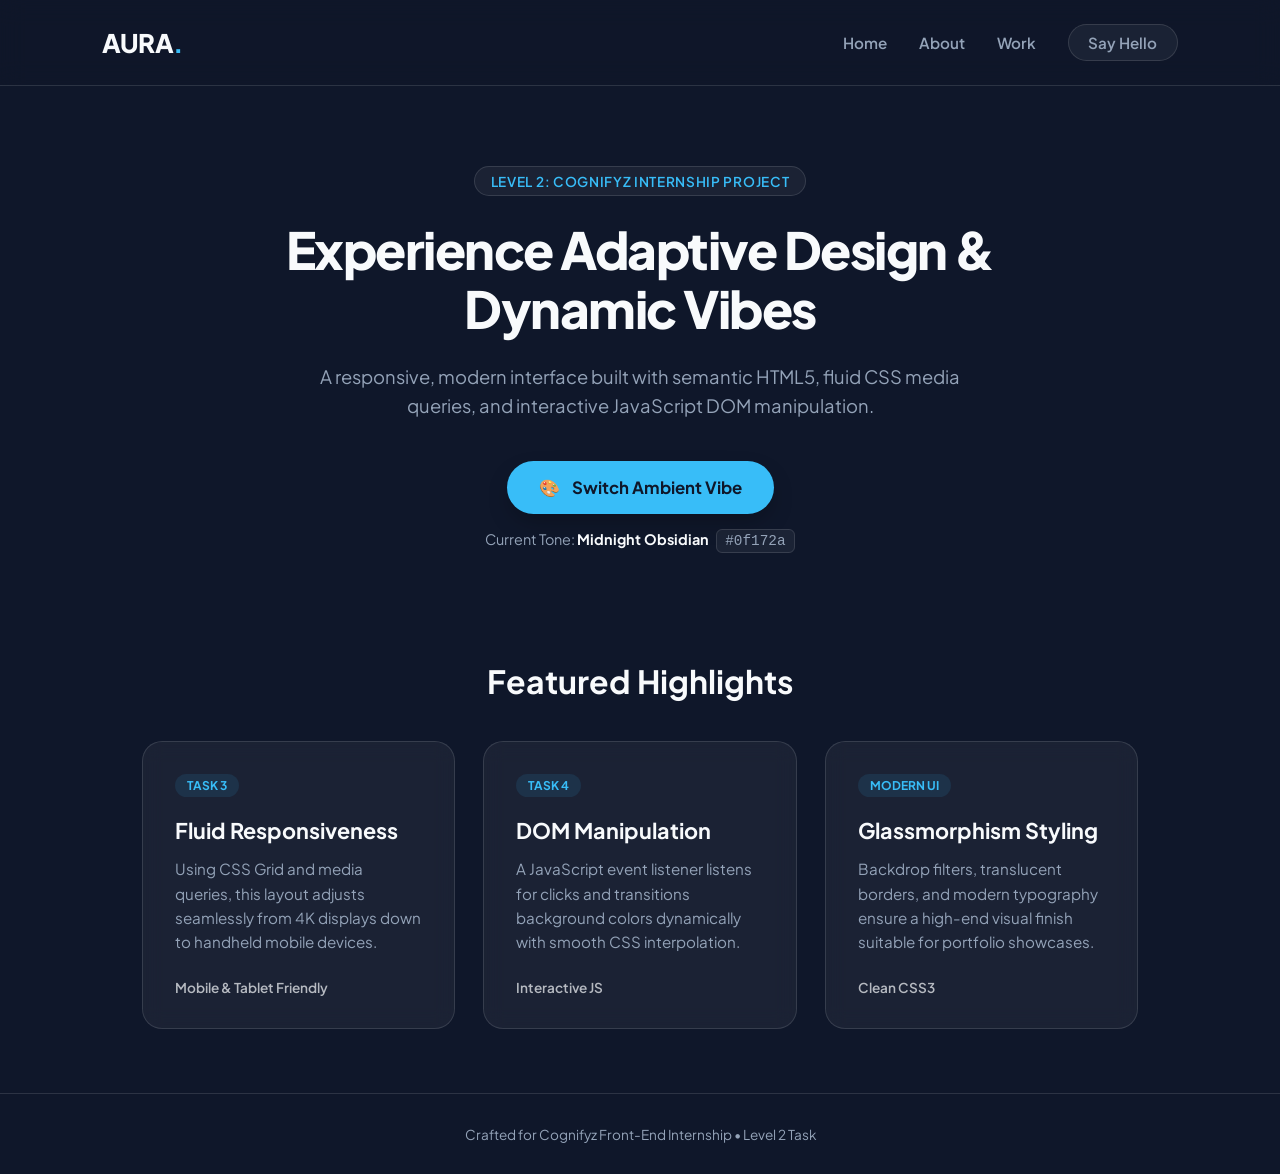
<file: LEVEL 2/index.html>
<!DOCTYPE html>
<html lang="en">
<head>
  <meta charset="UTF-8" />
  <meta name="viewport" content="width=device-width, initial-scale=1.0" />
  <title>Aura | Interactive Creative Showcase</title>
  <link rel="stylesheet" href="style.css" />
  <link rel="preconnect" href="https://fonts.googleapis.com" />
  <link rel="preconnect" href="https://fonts.gstatic.com" crossorigin />
  <link href="https://fonts.googleapis.com/css2?family=Plus+Jakarta+Sans:wght@400;600;700;800&display=swap" rel="stylesheet" />
</head>
<body>
  <header class="navbar">
    <div class="logo">AURA<span>.</span></div>
    <nav class="nav-links">
      <a href="#home">Home</a>
      <a href="#about">About</a>
      <a href="#projects">Work</a>
      <a href="#contact" class="nav-cta">Say Hello</a>
    </nav>
  </header>
  <main class="hero-container" id="home">
    <div class="hero-badge">Level 2: Cognifyz Internship Project</div>
    <h1 class="hero-title">Experience Adaptive Design & Dynamic Vibes</h1>
    <p class="hero-subtitle">
      A responsive, modern interface built with semantic HTML5, fluid CSS media queries, and interactive JavaScript DOM manipulation.
    </p>
    <div class="action-box">
      <button id="themeToggleBtn" class="magic-btn" aria-label="Change Background Color">
        <span class="btn-icon">🎨</span>
        <span class="btn-text">Switch Ambient Vibe</span>
      </button>
      
      <div class="color-indicator">
        Current Tone: <span id="colorName">Midnight Obsidian</span>
        <code id="hexCode">#0f172a</code>
      </div>
    </div>
  </main>
  <section class="cards-section" id="projects">
    <h2 class="section-heading">Featured Highlights</h2>
    <div class="grid-container">
      
      <div class="card">
        <div class="card-tag">Task 3</div>
        <h3>Fluid Responsiveness</h3>
        <p>Using CSS Grid and media queries, this layout adjusts seamlessly from 4K displays down to handheld mobile devices.</p>
        <span class="card-footer">Mobile & Tablet Friendly</span>
      </div>

      <div class="card">
        <div class="card-tag">Task 4</div>
        <h3>DOM Manipulation</h3>
        <p>A JavaScript event listener listens for clicks and transitions background colors dynamically with smooth CSS interpolation.</p>
        <span class="card-footer">Interactive JS</span>
      </div>

      <div class="card">
        <div class="card-tag">Modern UI</div>
        <h3>Glassmorphism Styling</h3>
        <p>Backdrop filters, translucent borders, and modern typography ensure a high-end visual finish suitable for portfolio showcases.</p>
        <span class="card-footer">Clean CSS3</span>
      </div>

    </div>
  </section>
  <footer class="footer" id="contact">
    <p>Crafted for Cognifyz Front-End Internship • Level 2 Task</p>
  </footer>

  <script src="script.js"></script>
</body>
</html>
</file>
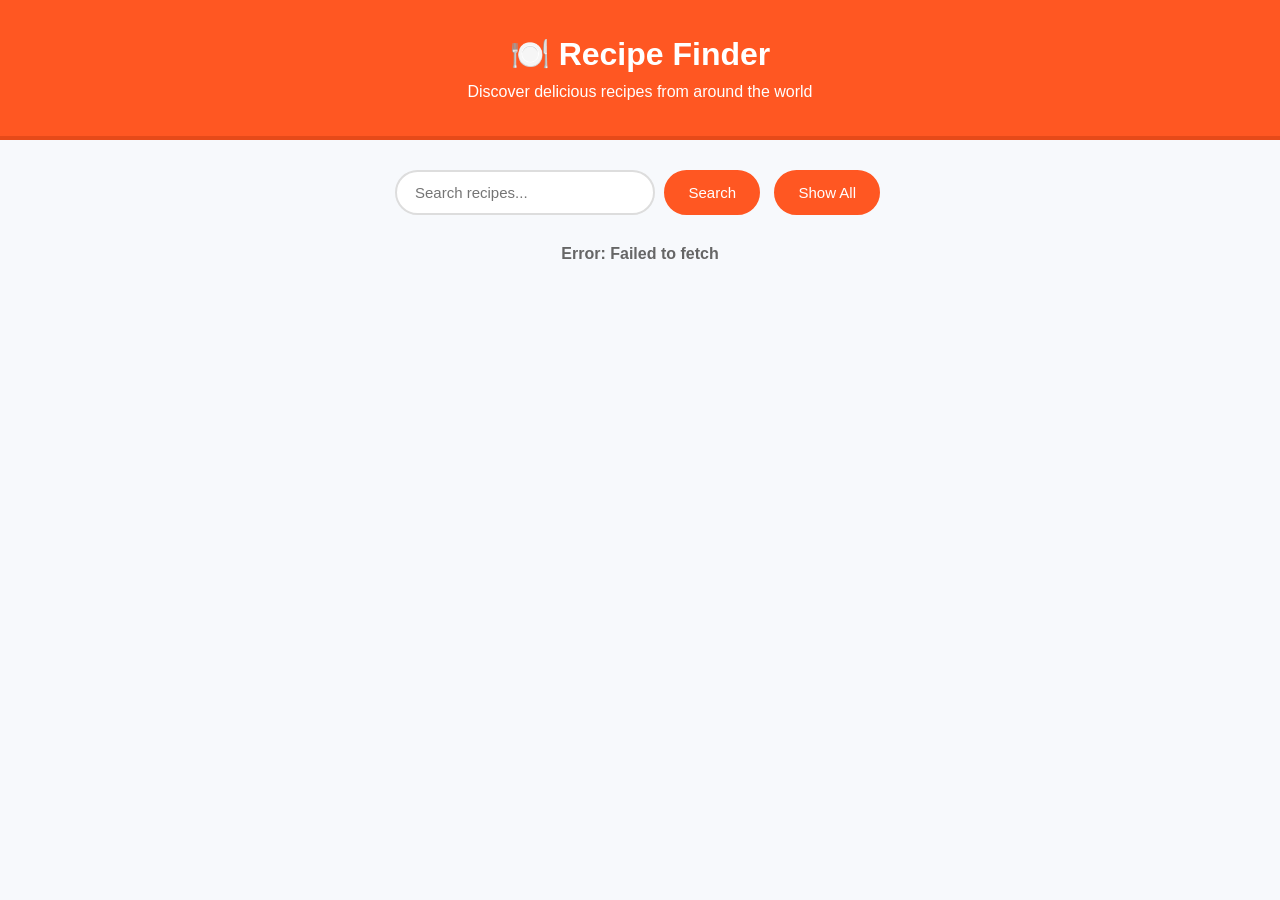
<file: LEVEL 3/Task 6/index.html>
<!DOCTYPE html>
<html lang="en">
<head>
    <meta charset="UTF-8">
    <meta name="viewport" content="width=device-width, initial-scale=1.0">
    <title>Recipe Website</title>
    <link rel="stylesheet" href="style.css">
</head>
<body>

    <header>
        <h1>🍽️ Recipe Finder</h1>
        <p>Discover delicious recipes from around the world</p>
    </header>

    <div class="search-box">
        <input type="text" id="searchInput"
               placeholder="Search recipes...">
        <button onclick="searchRecipes()">Search</button>
        <button onclick="getRecipes()">Show All</button>
    </div>

    <p id="message">Loading recipes...</p>

    <div id="recipeContainer" class="recipe-container">
    </div>

    <script src="script.js"></script>
</body>
</html>
</file>
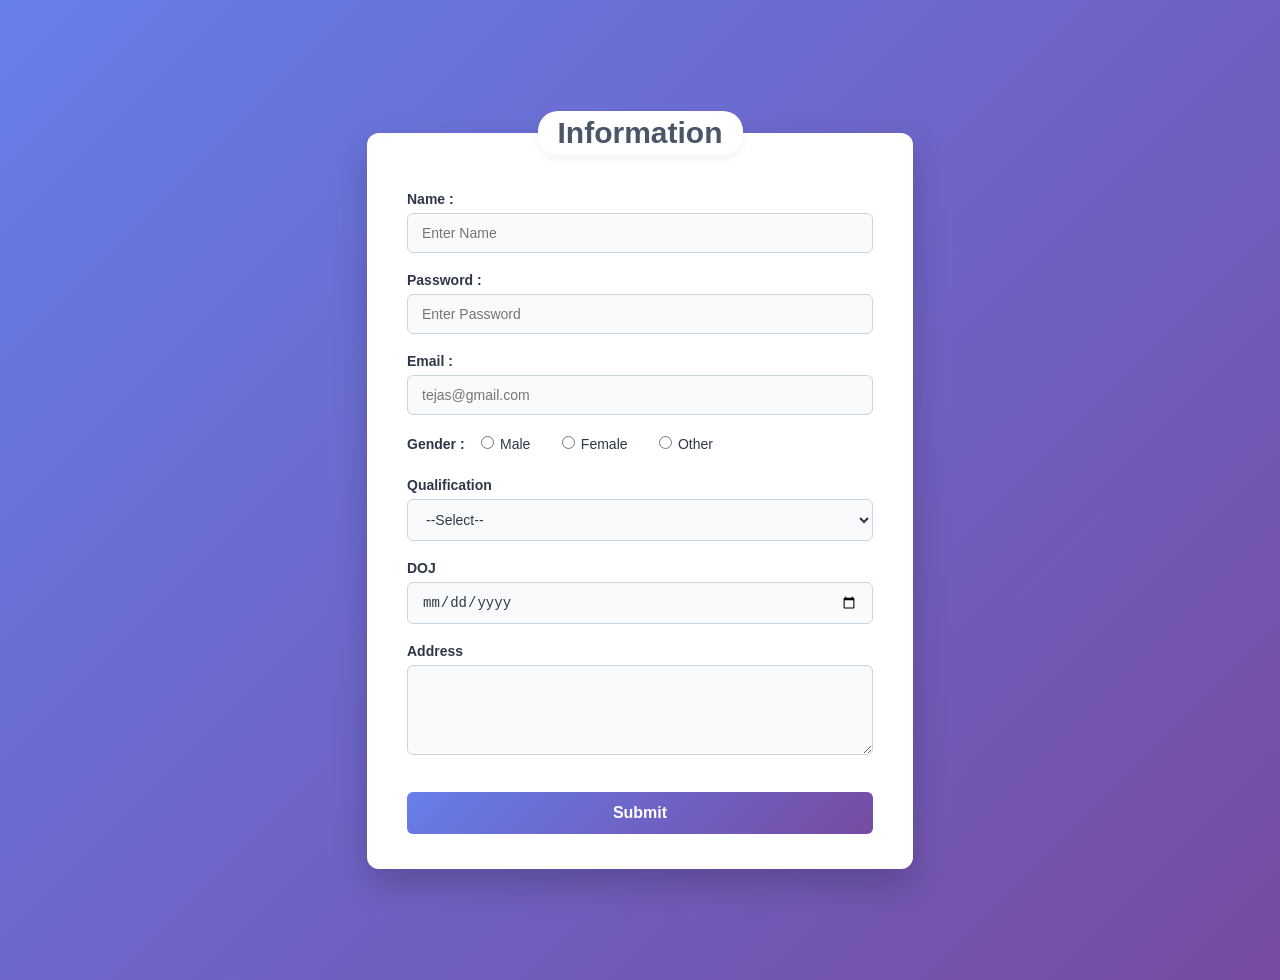
<file: LEVEL 3/Task 5/Form.html>
<!DOCTYPE html>
<html lang="en">
<head>
    <meta charset="UTF-8">
    <meta name="viewport" content="width=device-width, initial-scale=1.0">
    <title>Form Validation</title>
    <link rel="stylesheet" href="style.css">
</head>
<body>
    <form id="myForm" novalidate>
        <fieldset>
            <legend style="text-align: center; font-size: 30px;">Information</legend>

            <label for="name">Name : </label>
            <input type="text" id="name" placeholder="Enter Name" name="name">
            <small id="nameError" class="error-msg"></small><br><br>

            <label for="pass">Password : </label>
            <input type="password" id="pass" name="pass" placeholder="Enter Password">
            <small id="passError" class="error-msg"></small><br><br>

            <label for="email">Email : </label>
            <input type="email" id="email" placeholder="tejas@gmail.com"><br><br>

            <label>Gender : </label>
            <input type="radio" name="gender" value="Male" id="male"><label for="male">Male</label>
            <input type="radio" name="gender" value="Female" id="female"><label for="female">Female</label>
            <input type="radio" name="gender" value="Other" id="other"><label for="other">Other</label><br><br>
            
            <label for="qualification">Qualification</label>
            <select name="qualification" id="qualification">
                <option value="">--Select--</option>
                <optgroup label="BTECH">
                    <option value="CSE">CSE</option>
                    <option value="MECH">MECH</option>
                    <option value="CIVIL">CIVIL</option>
                </optgroup>
                <optgroup label="BSC">
                    <option value="Maths">Maths</option>
                    <option value="Science">Science</option>
                </optgroup>
            </select><br><br>
            
            <label for="doj">DOJ</label>
            <input type="date" id="doj">
            <small id="dojError" class="error-msg"></small><br><br>

            <label for="address">Address</label>
            <textarea name="address" id="address"></textarea><br><br>

            <input type="submit" value="Submit">
        </fieldset>
    </form>

    <script src="script.js"></script>
</body>
</html>
</file>
<file: LEVEL 2/style.css>
:root {
  --bg-color: #0f172a;
  --text-main: #f8fafc;
  --text-muted: #94a3b8;
  --card-bg: rgba(255, 255, 255, 0.05);
  --card-border: rgba(255, 255, 255, 0.12);
  --accent-color: #38bdf8;
  --btn-bg: #38bdf8;
  --btn-text: #0f172a;
  --font-family: 'Plus Jakarta Sans', sans-serif;
  --transition-speed: 0.5s;
}

* {
  margin: 0;
  padding: 0;
  box-sizing: border-box;
}

body {
  font-family: var(--font-family);
  background-color: var(--bg-color);
  color: var(--text-main);
  min-height: 100vh;
  display: flex;
  flex-direction: column;
  transition: background-color var(--transition-speed) ease, color var(--transition-speed) ease;
  overflow-x: hidden;
}
.navbar {
  display: flex;
  justify-content: space-between;
  align-items: center;
  padding: 1.5rem 8%;
  background: rgba(15, 23, 42, 0.4);
  backdrop-filter: blur(12px);
  position: sticky;
  top: 0;
  z-index: 100;
  border-bottom: 1px solid var(--card-border);
}

.logo {
  font-size: 1.6rem;
  font-weight: 800;
  letter-spacing: -0.5px;
}

.logo span {
  color: var(--accent-color);
}

.nav-links {
  display: flex;
  align-items: center;
  gap: 2rem;
}

.nav-links a {
  text-decoration: none;
  color: var(--text-muted);
  font-weight: 600;
  font-size: 0.95rem;
  transition: color 0.3s;
}

.nav-links a:hover {
  color: var(--text-main);
}

.nav-cta {
  background: var(--card-bg);
  padding: 0.5rem 1.2rem;
  border-radius: 999px;
  border: 1px solid var(--card-border);
}
.hero-container {
  display: flex;
  flex-direction: column;
  align-items: center;
  text-align: center;
  padding: 5rem 1.5rem 3rem;
  max-width: 850px;
  margin: 0 auto;
}

.hero-badge {
  display: inline-block;
  padding: 0.35rem 1rem;
  border-radius: 999px;
  background: var(--card-bg);
  border: 1px solid var(--card-border);
  font-size: 0.85rem;
  font-weight: 600;
  color: var(--accent-color);
  margin-bottom: 1.5rem;
  text-transform: uppercase;
  letter-spacing: 0.05em;
}

.hero-title {
  font-size: 3.2rem;
  font-weight: 800;
  line-height: 1.15;
  letter-spacing: -1.5px;
  margin-bottom: 1.5rem;
}

.hero-subtitle {
  font-size: 1.15rem;
  color: var(--text-muted);
  line-height: 1.6;
  max-width: 650px;
  margin-bottom: 2.5rem;
}
.action-box {
  display: flex;
  flex-direction: column;
  align-items: center;
  gap: 1rem;
}

.magic-btn {
  background-color: var(--btn-bg);
  color: var(--btn-text);
  border: none;
  padding: 1rem 2rem;
  font-size: 1.05rem;
  font-weight: 700;
  font-family: inherit;
  border-radius: 999px;
  cursor: pointer;
  display: inline-flex;
  align-items: center;
  gap: 0.75rem;
  box-shadow: 0 10px 25px -5px rgba(0, 0, 0, 0.3);
  transition: transform 0.2s cubic-bezier(0.34, 1.56, 0.64, 1), box-shadow 0.2s ease;
}

.magic-btn:hover {
  transform: translateY(-3px) scale(1.02);
  box-shadow: 0 15px 30px -5px rgba(0, 0, 0, 0.4);
}

.magic-btn:active {
  transform: translateY(1px) scale(0.98);
}

.color-indicator {
  font-size: 0.9rem;
  color: var(--text-muted);
}

.color-indicator span {
  font-weight: 700;
  color: var(--text-main);
}

.color-indicator code {
  background: var(--card-bg);
  padding: 0.2rem 0.5rem;
  border-radius: 6px;
  margin-left: 0.3rem;
  font-family: monospace;
  border: 1px solid var(--card-border);
}
.cards-section {
  padding: 4rem 8%;
  max-width: 1200px;
  margin: 0 auto;
  width: 100%;
}

.section-heading {
  text-align: center;
  font-size: 2rem;
  font-weight: 700;
  margin-bottom: 2.5rem;
}

.grid-container {
  display: grid;
  grid-template-columns: repeat(3, 1fr);
  gap: 1.75rem;
}

.card {
  background: var(--card-bg);
  border: 1px solid var(--card-border);
  backdrop-filter: blur(10px);
  padding: 2rem;
  border-radius: 20px;
  display: flex;
  flex-direction: column;
  transition: transform 0.3s ease, border-color 0.3s ease;
}

.card:hover {
  transform: translateY(-6px);
  border-color: rgba(255, 255, 255, 0.3);
}

.card-tag {
  align-self: flex-start;
  font-size: 0.75rem;
  font-weight: 700;
  text-transform: uppercase;
  color: var(--accent-color);
  background: rgba(56, 189, 248, 0.1);
  padding: 0.25rem 0.75rem;
  border-radius: 999px;
  margin-bottom: 1.25rem;
}

.card h3 {
  font-size: 1.35rem;
  font-weight: 700;
  margin-bottom: 0.85rem;
}

.card p {
  color: var(--text-muted);
  line-height: 1.6;
  font-size: 0.95rem;
  flex-grow: 1;
}

.card-footer {
  margin-top: 1.5rem;
  font-size: 0.85rem;
  font-weight: 600;
  color: var(--text-main);
  opacity: 0.7;
}
.footer {
  margin-top: auto;
  text-align: center;
  padding: 2rem;
  border-top: 1px solid var(--card-border);
  font-size: 0.85rem;
  color: var(--text-muted);
}


@media screen and (max-width: 992px) {
  .hero-title {
    font-size: 2.6rem;
  }
  .grid-container {
    grid-template-columns: repeat(2, 1fr);
  }
}

/* Mobile Screens (Below 680px) */
@media screen and (max-width: 680px) {
  .navbar {
    padding: 1.2rem 5%;
  }

  .nav-links a:not(.nav-cta) {
    display: none; 
  }

  .hero-container {
    padding: 3rem 1rem 2rem;
  }

  .hero-title {
    font-size: 2rem;
  }

  .hero-subtitle {
    font-size: 1rem;
  }

  .grid-container {
    grid-template-columns: 1fr; 
    gap: 1.2rem;
  }

  .card {
    padding: 1.5rem;
  }

  .magic-btn {
    width: 100%;
    justify-content: center;
  }
}
</file>
<file: LEVEL 3/Task 6/style.css>
* {
    margin: 0;
    padding: 0;
    box-sizing: border-box;
}

body {
    font-family: 'Segoe UI', Arial, sans-serif;
    background-color: #f7f9fc;
    color: #333333;
}

header {
    background-color: #ff5722;
    color: white;
    text-align: center;
    padding: 35px 20px;
    border-bottom: 4px solid #e64a19;
}

header h1 {
    margin-bottom: 10px;
    font-size: 32px;
}

header p {
    font-size: 16px;
}

.search-box {
    text-align: center;
    margin: 25px;
}

input {
    padding: 12px 18px;
    width: 260px;
    border: 2px solid #dddddd;
    border-radius: 25px;
    font-size: 15px;
    outline: none;
}

input:focus {
    border-color: #ff5722;
}

button {
    padding: 12px 22px;
    background-color: #ff5722;
    color: white;
    border: 2px solid #ff5722;
    border-radius: 25px;
    cursor: pointer;
    font-size: 15px;
    margin: 5px;
    transition: 0.3s;
}

button:hover {
    background-color: #e64a19;
    border-color: #e64a19;
}

#message {
    text-align: center;
    margin: 20px;
    font-size: 16px;
    color: #666666;
    font-weight: bold;
}

.recipe-container {
    display: grid;
    grid-template-columns: repeat(auto-fit, minmax(260px, 1fr));
    gap: 25px;
    padding: 20px 40px;
}

.recipe-card {
    background-color: #ffffff;
    border: 1px solid #e0e0e0;
    border-radius: 15px;
    overflow: hidden;
    box-shadow: 0 4px 10px rgba(0, 0, 0, 0.08);
    transition: 0.3s;
}

.recipe-card:hover {
    border-color: #ff5722;
    box-shadow: 0 8px 20px rgba(0, 0, 0, 0.15);
}

.recipe-card img {
    width: 100%;
    height: 200px;
    object-fit: cover;
    border-bottom: 2px solid #f0f0f0;
}

.recipe-card h2 {
    padding: 15px 15px 5px 15px;
    color: #222222;
    font-size: 20px;
}

.recipe-card p {
    padding: 7px 15px;
    font-size: 14px;
    color: #555555;
    border-bottom: 1px solid #f7f7f7;
}

.recipe-card button {
    margin: 15px;
    width: calc(100% - 30px);
}
</file>
<file: LEVEL 3/Task 5/style.css>
body {
    font-family: 'Segoe UI', Tahoma, Geneva, Verdana, sans-serif;
    background: linear-gradient(135deg, #667eea 0%, #764ba2 100%);
    margin: 0;
    padding: 40px 20px;
    display: flex;
    justify-content: center;
    align-items: center;
    min-height: 100vh;
}

form {
    width: 100%;
    max-width: 550px;
}

fieldset {
    background: #ffffff;
    border: none;
    border-radius: 12px;
    padding: 35px 40px;
    box-shadow: 0 15px 35px rgba(0, 0, 0, 0.2);
    box-sizing: border-box;
}

legend {
    font-weight: 700;
    color: #4a5568;
    background: #ffffff;
    padding: 5px 20px;
    border-radius: 20px;
    box-shadow: 0 4px 10px rgba(0, 0, 0, 0.05);
}

label {
    font-size: 14px;
    font-weight: 600;
    color: #2d3748;
    display: inline-block;
    margin-bottom: 6px;
}

input[type="text"],
input[type="password"],
input[type="email"],
input[type="date"],
select,
textarea {
    width: 100%;
    padding: 11px 14px;
    border: 1px solid #cbd5e0;
    border-radius: 6px;
    font-size: 14px;
    color: #2d3748;
    background-color: #f8fafc;
    transition: all 0.3s ease;
    box-sizing: border-box;
}

input:focus, 
select:focus, 
textarea:focus {
    border-color: #667eea;
    outline: none;
    background-color: #fff;
    box-shadow: 0 0 0 3px rgba(102, 126, 234, 0.15);
}

input[readonly] {
    background-color: #edf2f7;
    color: #718096;
    cursor: not-allowed;
}

input[type="radio"],
input[type="checkbox"] {
    margin-right: 6px;
    margin-left: 12px;
    accent-color: #667eea;
    cursor: pointer;
}

input[type="radio"]:first-of-type,
input[type="checkbox"]:first-of-type {
    margin-left: 0;
}

fieldset > label + input[type="radio"] + label,
fieldset > label + input[type="checkbox"] + label {
    font-weight: normal;
    margin-right: 15px;
    cursor: pointer;
}

input[type="range"] {
    width: 100%;
    accent-color: #667eea;
    cursor: pointer;
    margin-top: 5px;
}

input[type="file"] {
    font-size: 14px;
    color: #4a5568;
    padding: 6px 0;
}

textarea {
    resize: vertical;
    height: 90px;
}

input[type="submit"] {
    width: 100%;
    background: linear-gradient(135deg, #667eea 0%, #764ba2 100%);
    color: white;
    border: none;
    border-radius: 6px;
    padding: 12px;
    font-size: 16px;
    font-weight: 600;
    cursor: pointer;
    transition: opacity 0.3s ease, transform 0.1s ease;
    margin-top: 15px;
}

input[type="submit"]:hover {
    opacity: 0.92;
}

input[type="submit"]:active {
    transform: scale(0.98);
}
</file>
